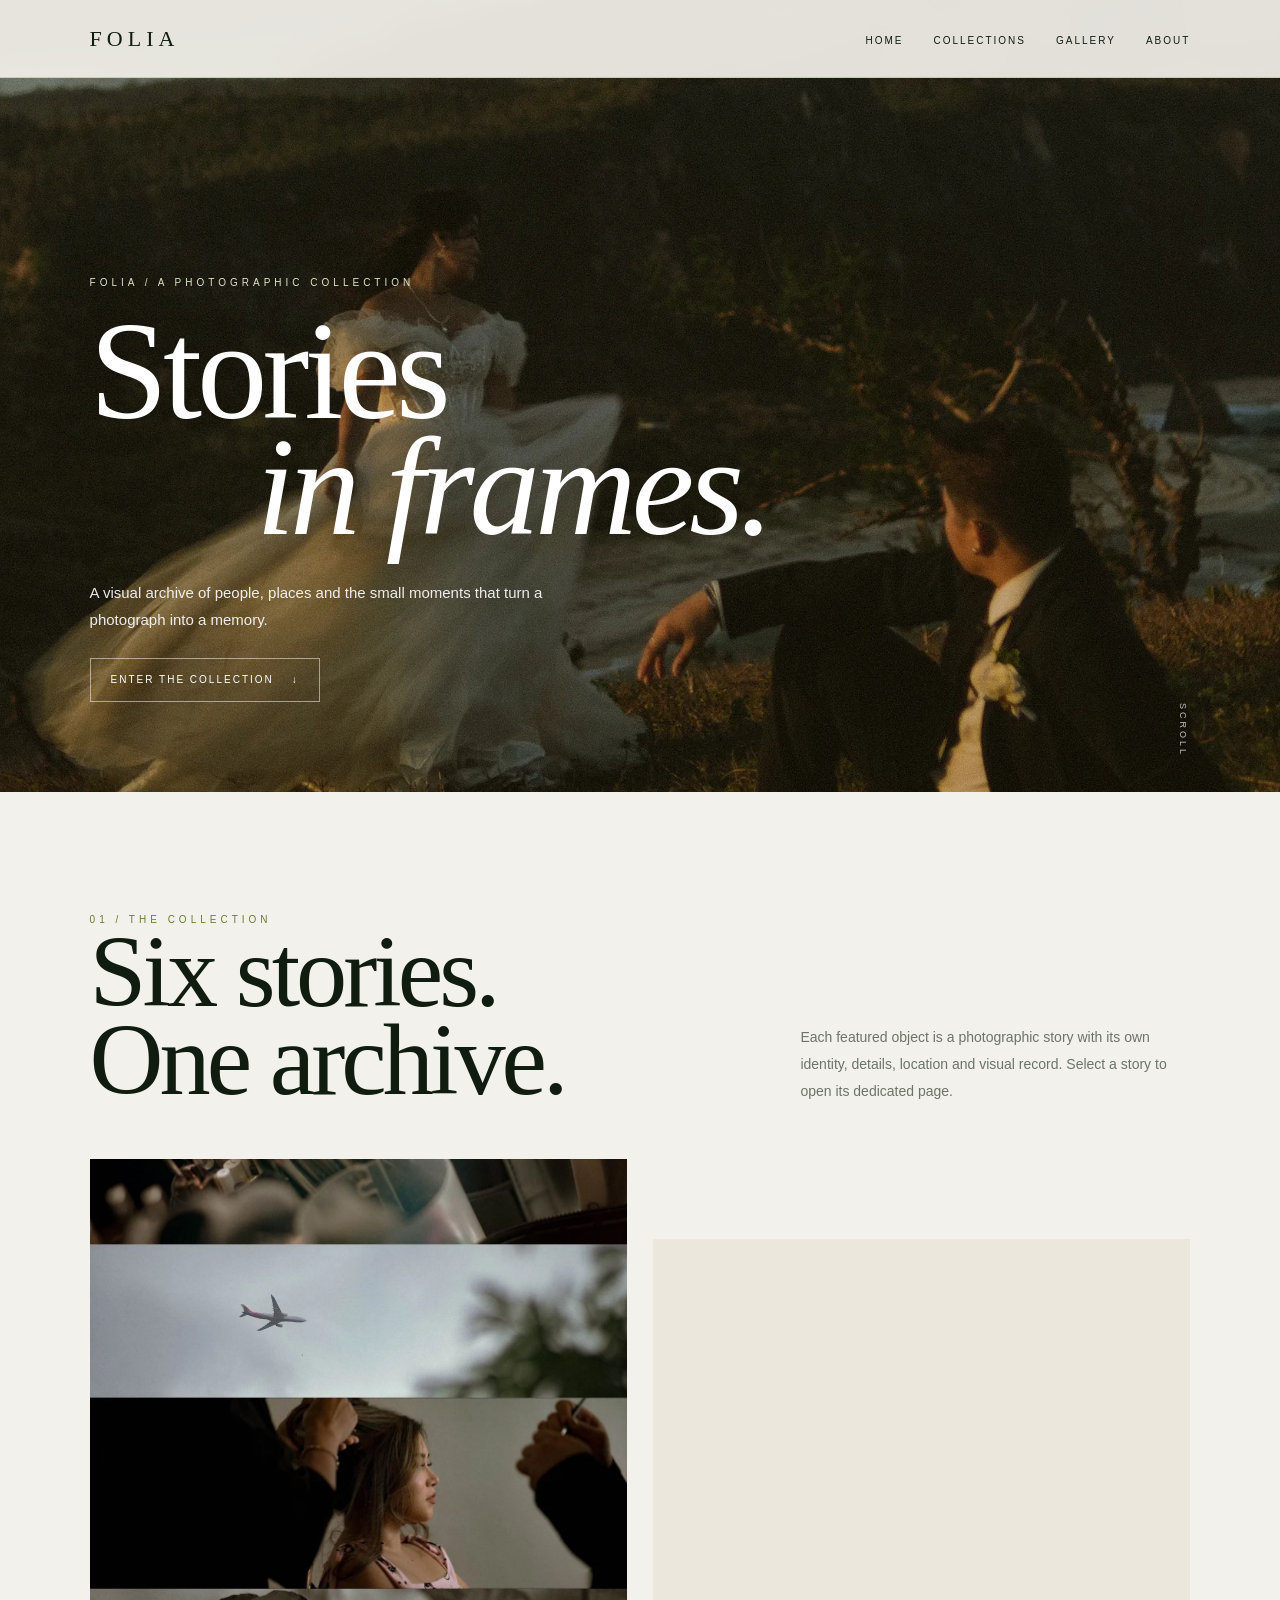
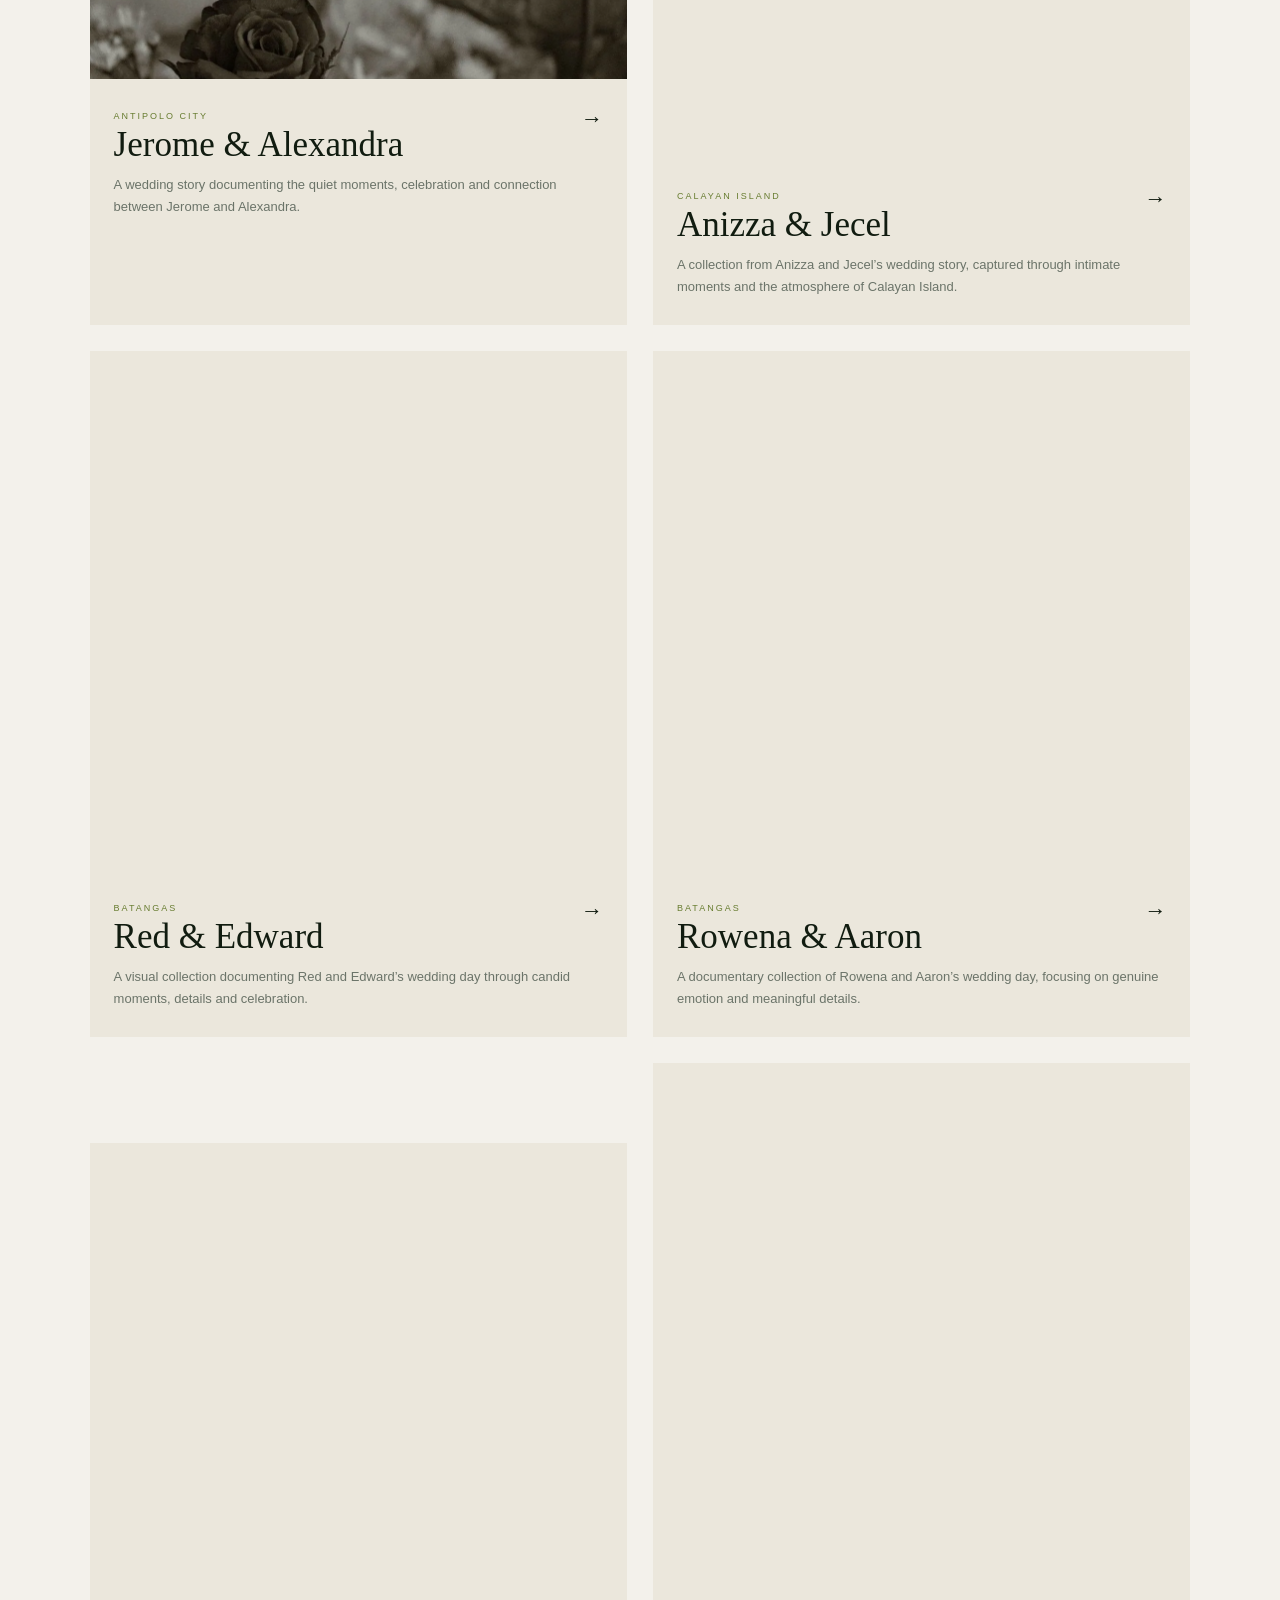
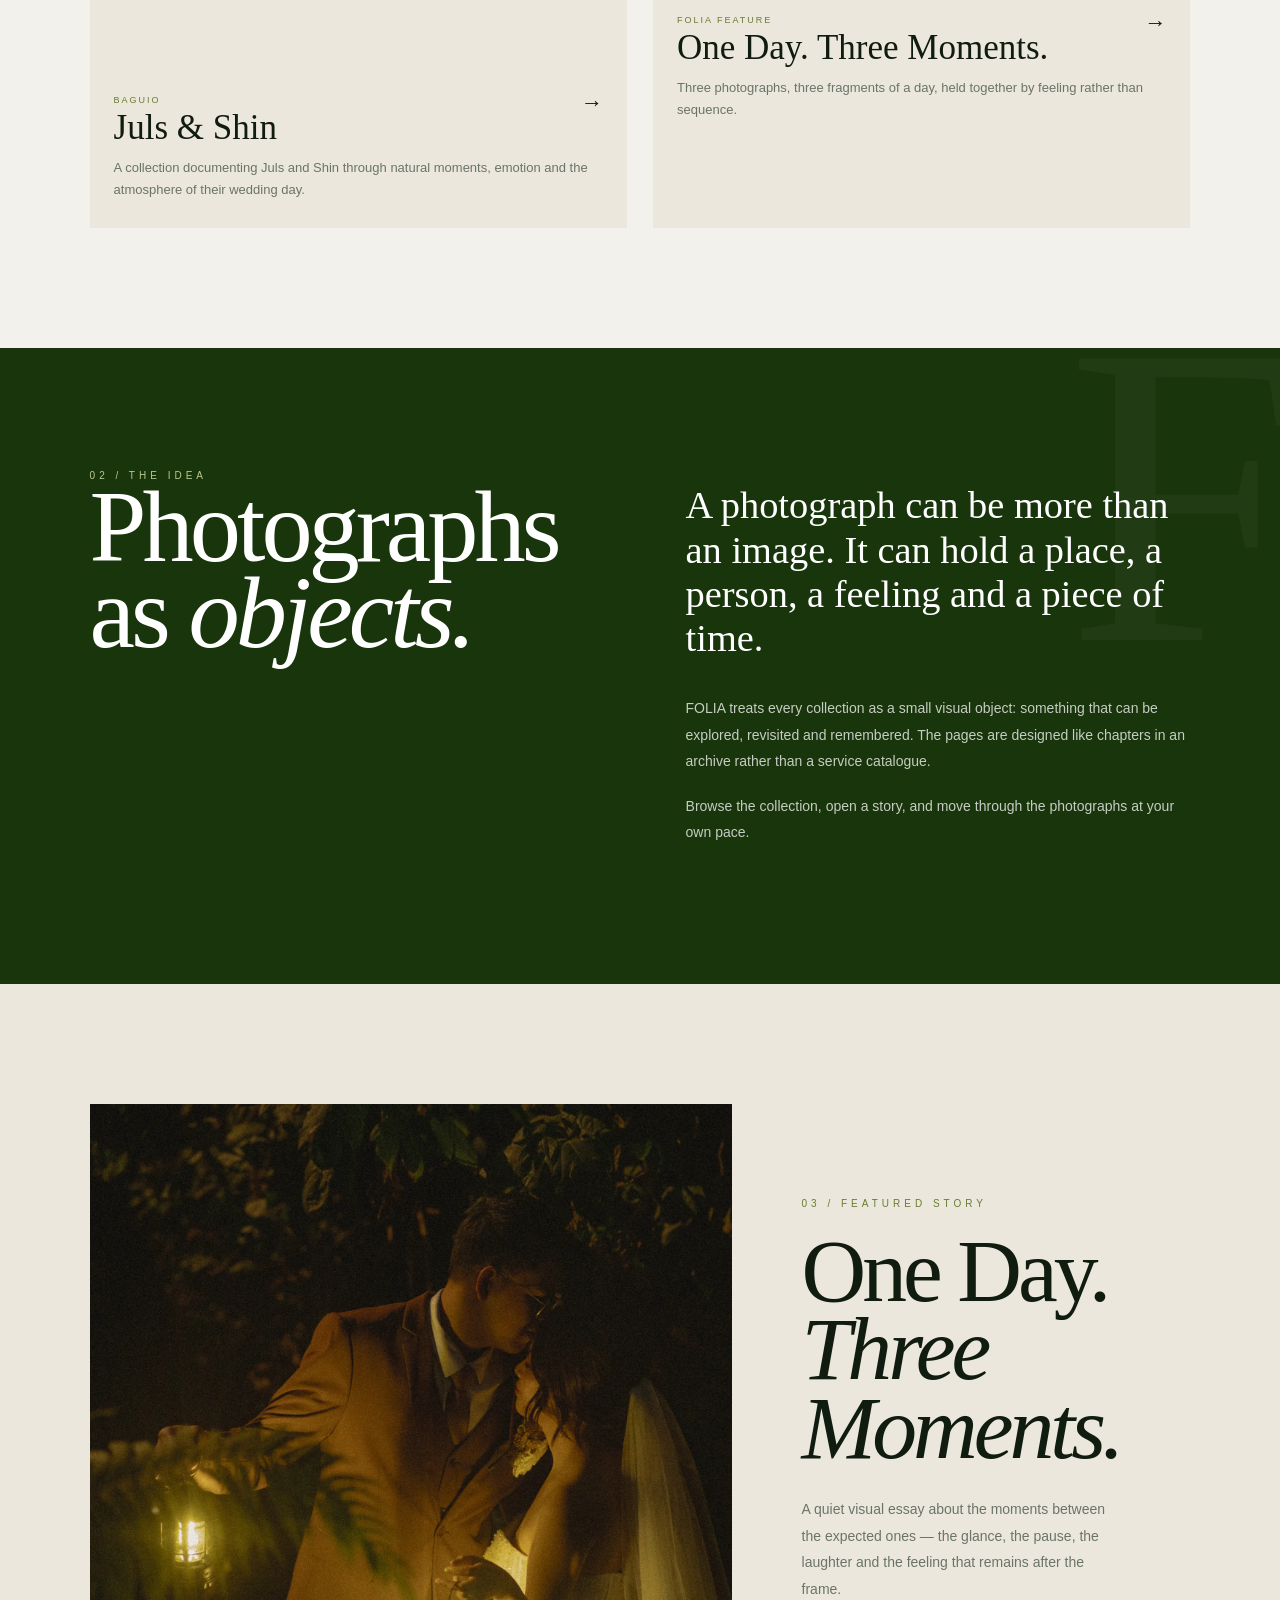
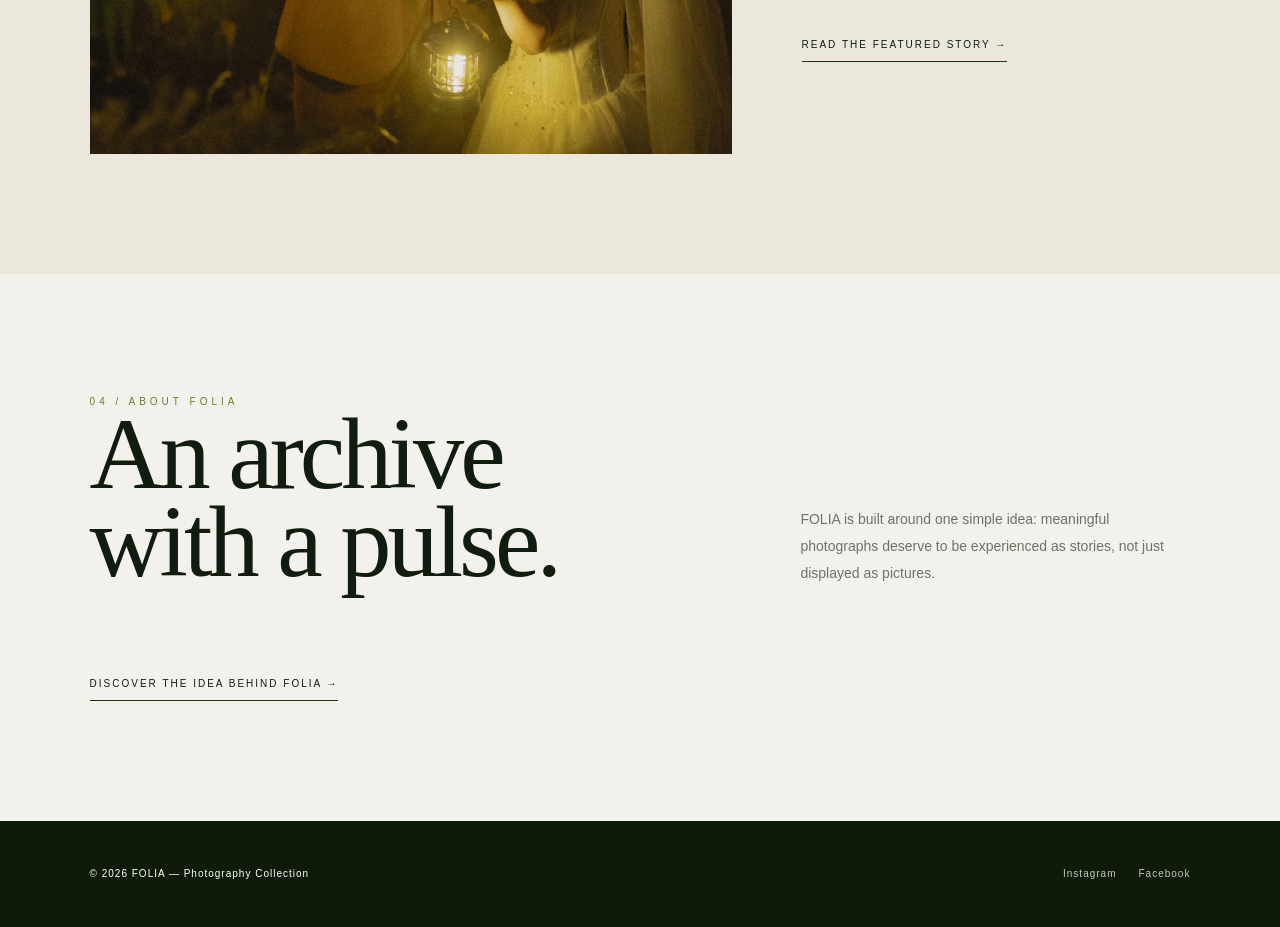
<file: index.html>
<!DOCTYPE html>
<html lang="en">
<head>
<meta charset="UTF-8">
<meta name="viewport" content="width=device-width, initial-scale=1.0">
<title>FOLIA | Photographic Collection</title>
<meta name="description" content="FOLIA is a visual archive of people, places and meaningful moments, presented as photographic stories.">
<meta name="robots" content="index, follow">
<meta name="theme-color" content="#19350c">
<link rel="preload" as="image" href="images/hero.webp">
<link rel="stylesheet" href="style.css">
</head>
<body>

<nav>
  <a href="index.html" class="logo">FOLIA</a>
  <button class="menu-btn" type="button" onclick="toggleMenu()" aria-label="Open navigation" aria-expanded="false" aria-controls="navLinks">☰</button>
  <ul class="nav-links" id="navLinks">
    <li><a href="index.html">Home</a></li>
    <li><a href="collections.html">Collections</a></li>
    <li><a href="gallery.html">Gallery</a></li>
    <li><a href="about.html">About</a></li>
  </ul>
</nav>


<header class="hero">
  <div class="hero-content">
    <div class="eyebrow">FOLIA / A PHOTOGRAPHIC COLLECTION</div>
    <h1>Stories<br><span>in frames.</span></h1>
    <p>A visual archive of people, places and the small moments that turn a photograph into a memory.</p>
    <a class="pill" href="#collection">Enter the collection <span>↓</span></a>
  </div>
  <div class="scroll">Scroll</div>
</header>

<section class="home-section collection" id="collection">
  <div class="section-head">
    <div><div class="label">01 / The Collection</div><h2>Six stories.<br>One archive.</h2></div>
    <p>Each featured object is a photographic story with its own identity, details, location and visual record. Select a story to open its dedicated page.</p>
  </div>
  <div class="object-grid">
<article class="object-card">
  <a href="jerome-alexandra.html" aria-label="Open Jerome & Alexandra collection">
    <div class="object-image"><img src="images/wedding1.webp" alt="Jerome & Alexandra photographic collection" loading="eager" fetchpriority="high" decoding="async" width="1080" height="1350"></div>
    <div class="object-info">
      <div><span class="meta">Antipolo City</span><h3>Jerome & Alexandra</h3></div>
      <span class="card-arrow">→</span>
      <p>A wedding story documenting the quiet moments, celebration and connection between Jerome and Alexandra.</p>
    </div>
  </a>
</article>
<article class="object-card">
  <a href="anizza-jecel.html" aria-label="Open Anizza & Jecel collection">
    <div class="object-image"><img src="images/B5 1.webp" alt="Anizza & Jecel photographic collection" loading="lazy" decoding="async" width="1464" height="2197"></div>
    <div class="object-info">
      <div><span class="meta">Calayan Island</span><h3>Anizza & Jecel</h3></div>
      <span class="card-arrow">→</span>
      <p>A collection from Anizza and Jecel’s wedding story, captured through intimate moments and the atmosphere of Calayan Island.</p>
    </div>
  </a>
</article>
<article class="object-card">
  <a href="red-edward.html" aria-label="Open Red & Edward collection">
    <div class="object-image"><img src="images/wedding6.webp" alt="Red & Edward photographic collection" loading="lazy" decoding="async" width="2200" height="1467"></div>
    <div class="object-info">
      <div><span class="meta">Batangas</span><h3>Red & Edward</h3></div>
      <span class="card-arrow">→</span>
      <p>A visual collection documenting Red and Edward’s wedding day through candid moments, details and celebration.</p>
    </div>
  </a>
</article>
<article class="object-card">
  <a href="rowena-aaron.html" aria-label="Open Rowena & Aaron collection">
    <div class="object-image"><img src="images/wedding12.webp" alt="Rowena & Aaron photographic collection" loading="lazy" decoding="async" width="2200" height="1467"></div>
    <div class="object-info">
      <div><span class="meta">Batangas</span><h3>Rowena & Aaron</h3></div>
      <span class="card-arrow">→</span>
      <p>A documentary collection of Rowena and Aaron’s wedding day, focusing on genuine emotion and meaningful details.</p>
    </div>
  </a>
</article>
<article class="object-card">
  <a href="juls-shin.html" aria-label="Open Juls & Shin collection">
    <div class="object-image"><img src="images/wedding18.webp" alt="Juls & Shin photographic collection" loading="lazy" decoding="async" width="2200" height="1626"></div>
    <div class="object-info">
      <div><span class="meta">Baguio</span><h3>Juls & Shin</h3></div>
      <span class="card-arrow">→</span>
      <p>A collection documenting Juls and Shin through natural moments, emotion and the atmosphere of their wedding day.</p>
    </div>
  </a>
</article>
<article class="object-card">
  <a href="featured-story.html" aria-label="Open One Day. Three Moments. collection">
    <div class="object-image"><img src="images/H1.webp" alt="One Day. Three Moments. photographic collection" loading="lazy" decoding="async" width="1760" height="2200"></div>
    <div class="object-info">
      <div><span class="meta">FOLIA Feature</span><h3>One Day. Three Moments.</h3></div>
      <span class="card-arrow">→</span>
      <p>Three photographs, three fragments of a day, held together by feeling rather than sequence.</p>
    </div>
  </a>
</article></div>
</section>

<section class="home-section approach">
  <div class="approach-grid">
    <div><div class="label">02 / The Idea</div><h2>Photographs<br>as <em>objects.</em></h2></div>
    <div class="approach-copy">
      <p class="lead">A photograph can be more than an image. It can hold a place, a person, a feeling and a piece of time.</p>
      <p>FOLIA treats every collection as a small visual object: something that can be explored, revisited and remembered. The pages are designed like chapters in an archive rather than a service catalogue.</p>
      <p>Browse the collection, open a story, and move through the photographs at your own pace.</p>
    </div>
  </div>
</section>

<section class="home-section featured">
  <div class="featured-grid">
    <div class="featured-image"></div>
    <div class="featured-copy">
      <div class="label">03 / Featured Story</div>
      <h2>One Day.<br><em>Three Moments.</em></h2>
      <p>A quiet visual essay about the moments between the expected ones — the glance, the pause, the laughter and the feeling that remains after the frame.</p>
      <a class="text-link" href="featured-story.html">Read the featured story →</a>
    </div>
  </div>
</section>

<section class="home-section" id="about">
  <div class="section-head">
    <div><div class="label">04 / About FOLIA</div><h2>An archive<br>with a pulse.</h2></div>
    <p>FOLIA is built around one simple idea: meaningful photographs deserve to be experienced as stories, not just displayed as pictures.</p>
  </div>
  <a class="text-link" href="about.html">Discover the idea behind FOLIA →</a>
</section>


<footer>
  <p>© 2026 FOLIA — Photography Collection</p>
  <div class="socials">
    <a href="https://www.instagram.com/krisalubia/" target="_blank" rel="noopener">Instagram</a>
    <a href="https://www.facebook.com/profile.php?id=61570940212125" target="_blank" rel="noopener">Facebook</a>
  </div>
</footer>


<script>
function toggleMenu(){const nav=document.getElementById("navLinks"),btn=document.querySelector(".menu-btn"),open=nav.classList.toggle("active");btn.setAttribute("aria-expanded",String(open));}
document.querySelectorAll(".nav-links a").forEach(a=>a.addEventListener("click",()=>{document.getElementById("navLinks").classList.remove("active");document.querySelector(".menu-btn").setAttribute("aria-expanded","false");}));
</script>

</body>
</html>
</file>
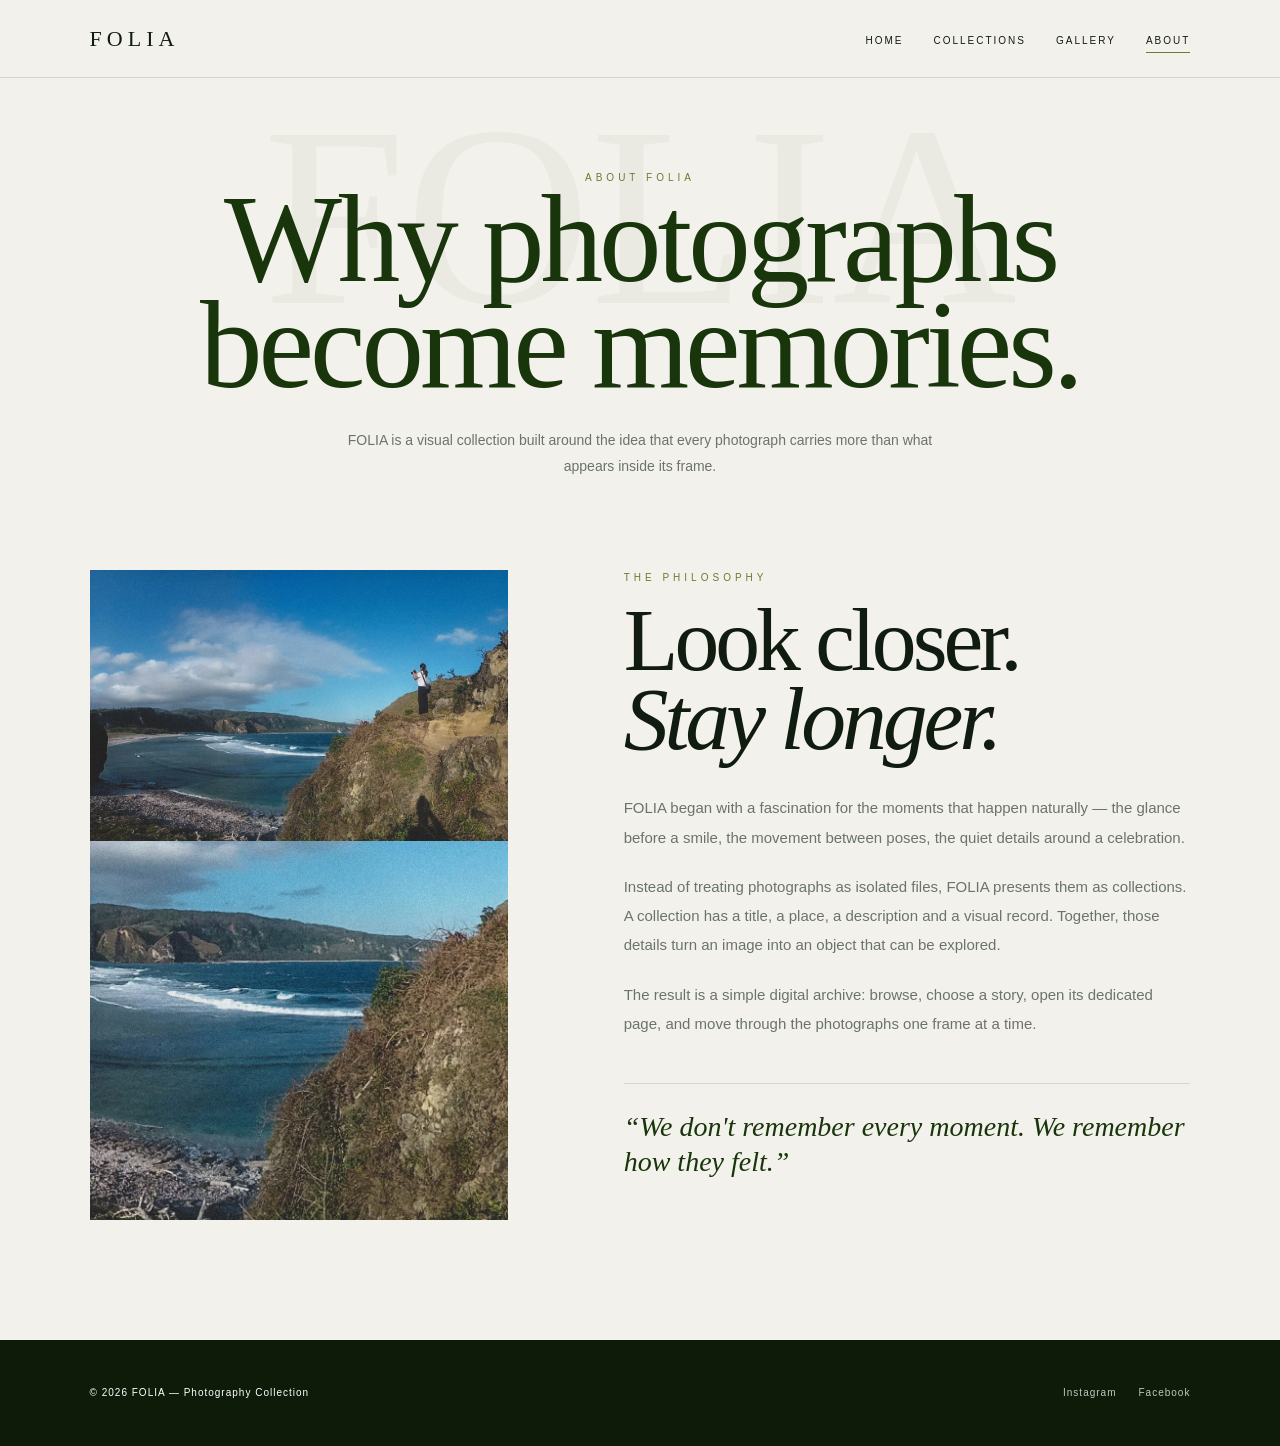
<file: about.html>
<!DOCTYPE html>
<html lang="en">
<head>
<meta charset="UTF-8">
<meta name="viewport" content="width=device-width, initial-scale=1.0">
<title>About FOLIA | Photography Collection</title>
<meta name="description" content="Learn about FOLIA, a photographic archive built around the idea that photographs can be experienced as stories and memories.">
<meta name="robots" content="index, follow">
<meta name="theme-color" content="#19350c">
<link rel="stylesheet" href="style.css">
</head>
<body>

<nav>
  <a href="index.html" class="logo">FOLIA</a>
  <button class="menu-btn" type="button" onclick="toggleMenu()" aria-label="Open navigation" aria-expanded="false" aria-controls="navLinks">☰</button>
  <ul class="nav-links" id="navLinks">
    <li><a href="index.html">Home</a></li>
    <li><a href="collections.html">Collections</a></li>
    <li><a href="gallery.html">Gallery</a></li>
    <li><a href="about.html" class="active" aria-current="page">About</a></li>
  </ul>
</nav>


<header class="page-header">
  <div class="label">ABOUT FOLIA</div>
  <h1>Why photographs<br>become memories.</h1>
  <p>FOLIA is a visual collection built around the idea that every photograph carries more than what appears inside its frame.</p>
</header>
<main class="page-main">
  <div class="about-layout">
    <div class="about-image"><img src="images/about1.webp" alt="FOLIA photographic work" loading="eager" fetchpriority="high" decoding="async" width="2048" height="1328"></div>
    <div class="about-copy">
      <div class="label">The philosophy</div>
      <h2>Look closer.<br><em>Stay longer.</em></h2>
      <p>FOLIA began with a fascination for the moments that happen naturally — the glance before a smile, the movement between poses, the quiet details around a celebration.</p>
      <p>Instead of treating photographs as isolated files, FOLIA presents them as collections. A collection has a title, a place, a description and a visual record. Together, those details turn an image into an object that can be explored.</p>
      <p>The result is a simple digital archive: browse, choose a story, open its dedicated page, and move through the photographs one frame at a time.</p>
      <div class="about-note">“We don't remember every moment. We remember how they felt.”</div>
    </div>
  </div>
</main>


<footer>
  <p>© 2026 FOLIA — Photography Collection</p>
  <div class="socials">
    <a href="https://www.instagram.com/krisalubia/" target="_blank" rel="noopener">Instagram</a>
    <a href="https://www.facebook.com/profile.php?id=61570940212125" target="_blank" rel="noopener">Facebook</a>
  </div>
</footer>


<script>
function toggleMenu(){const nav=document.getElementById("navLinks"),btn=document.querySelector(".menu-btn"),open=nav.classList.toggle("active");btn.setAttribute("aria-expanded",String(open));}
document.querySelectorAll(".nav-links a").forEach(a=>a.addEventListener("click",()=>{document.getElementById("navLinks").classList.remove("active");document.querySelector(".menu-btn").setAttribute("aria-expanded","false");}));
</script>

</body>
</html>
</file>
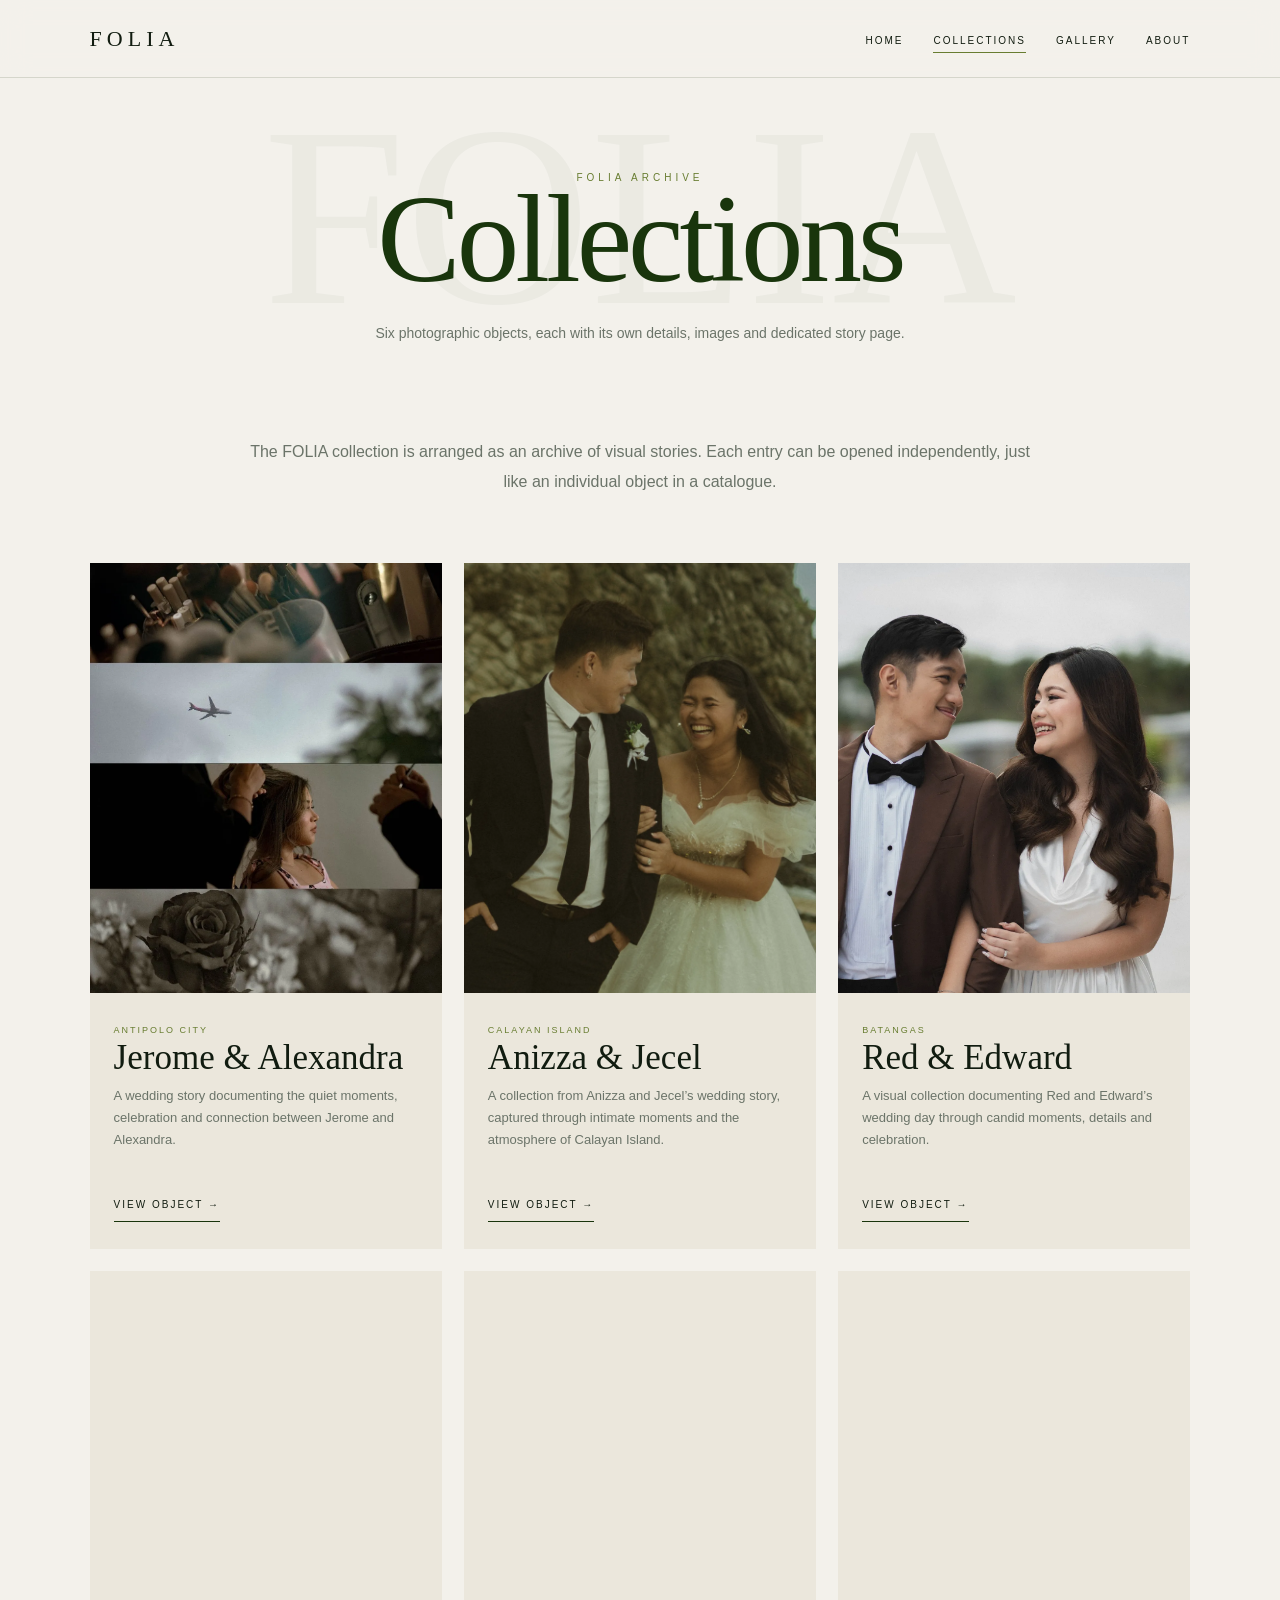
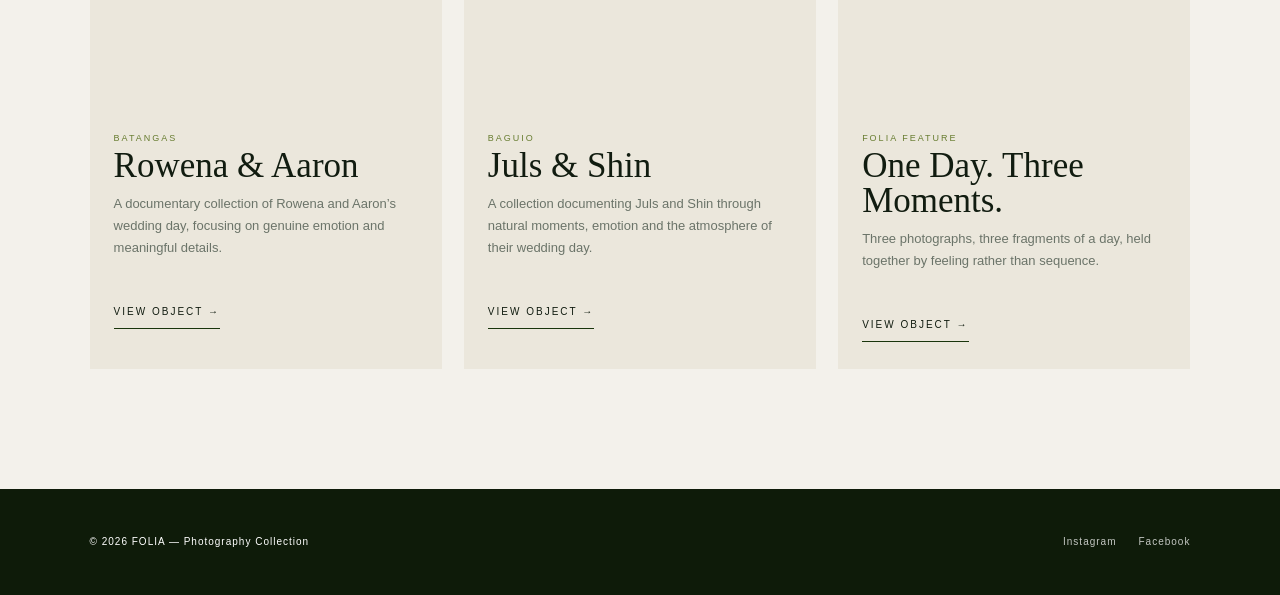
<file: collections.html>
<!DOCTYPE html>
<html lang="en">
<head>
<meta charset="UTF-8">
<meta name="viewport" content="width=device-width, initial-scale=1.0">
<title>Collections | FOLIA</title>
<meta name="description" content="Explore FOLIA photographic collections, each presented as an individual visual story with its own images and details.">
<meta name="robots" content="index, follow">
<meta name="theme-color" content="#19350c">
<link rel="stylesheet" href="style.css">
</head>
<body>

<nav>
  <a href="index.html" class="logo">FOLIA</a>
  <button class="menu-btn" type="button" onclick="toggleMenu()" aria-label="Open navigation" aria-expanded="false" aria-controls="navLinks">☰</button>
  <ul class="nav-links" id="navLinks">
    <li><a href="index.html">Home</a></li>
    <li><a href="collections.html" class="active" aria-current="page">Collections</a></li>
    <li><a href="gallery.html">Gallery</a></li>
    <li><a href="about.html">About</a></li>
  </ul>
</nav>


<header class="page-header">
  <div class="label">FOLIA ARCHIVE</div>
  <h1>Collections</h1>
  <p>Six photographic objects, each with its own details, images and dedicated story page.</p>
</header>
<main class="page-main">
  <p class="collection-intro">The FOLIA collection is arranged as an archive of visual stories. Each entry can be opened independently, just like an individual object in a catalogue.</p>
  <div class="archive-grid">
<article class="archive-card">
<a href="jerome-alexandra.html">
  <div class="object-image"><img src="images/wedding1.webp" alt="Jerome & Alexandra" loading="eager" fetchpriority="high" decoding="async" width="1080" height="1350"></div>
  <div class="object-info">
    <span class="meta">Antipolo City</span>
    <h3>Jerome & Alexandra</h3>
    <p>A wedding story documenting the quiet moments, celebration and connection between Jerome and Alexandra.</p>
    <span class="text-link">View object →</span>
  </div>
</a>
</article>
<article class="archive-card">
<a href="anizza-jecel.html">
  <div class="object-image"><img src="images/B5 1.webp" alt="Anizza & Jecel" loading="lazy" decoding="async" width="1464" height="2197"></div>
  <div class="object-info">
    <span class="meta">Calayan Island</span>
    <h3>Anizza & Jecel</h3>
    <p>A collection from Anizza and Jecel’s wedding story, captured through intimate moments and the atmosphere of Calayan Island.</p>
    <span class="text-link">View object →</span>
  </div>
</a>
</article>
<article class="archive-card">
<a href="red-edward.html">
  <div class="object-image"><img src="images/wedding6.webp" alt="Red & Edward" loading="lazy" decoding="async" width="2200" height="1467"></div>
  <div class="object-info">
    <span class="meta">Batangas</span>
    <h3>Red & Edward</h3>
    <p>A visual collection documenting Red and Edward’s wedding day through candid moments, details and celebration.</p>
    <span class="text-link">View object →</span>
  </div>
</a>
</article>
<article class="archive-card">
<a href="rowena-aaron.html">
  <div class="object-image"><img src="images/wedding12.webp" alt="Rowena & Aaron" loading="lazy" decoding="async" width="2200" height="1467"></div>
  <div class="object-info">
    <span class="meta">Batangas</span>
    <h3>Rowena & Aaron</h3>
    <p>A documentary collection of Rowena and Aaron’s wedding day, focusing on genuine emotion and meaningful details.</p>
    <span class="text-link">View object →</span>
  </div>
</a>
</article>
<article class="archive-card">
<a href="juls-shin.html">
  <div class="object-image"><img src="images/wedding18.webp" alt="Juls & Shin" loading="lazy" decoding="async" width="2200" height="1626"></div>
  <div class="object-info">
    <span class="meta">Baguio</span>
    <h3>Juls & Shin</h3>
    <p>A collection documenting Juls and Shin through natural moments, emotion and the atmosphere of their wedding day.</p>
    <span class="text-link">View object →</span>
  </div>
</a>
</article>
<article class="archive-card">
<a href="featured-story.html">
  <div class="object-image"><img src="images/H1.webp" alt="One Day. Three Moments." loading="lazy" decoding="async" width="1760" height="2200"></div>
  <div class="object-info">
    <span class="meta">FOLIA Feature</span>
    <h3>One Day. Three Moments.</h3>
    <p>Three photographs, three fragments of a day, held together by feeling rather than sequence.</p>
    <span class="text-link">View object →</span>
  </div>
</a>
</article></div>
</main>


<footer>
  <p>© 2026 FOLIA — Photography Collection</p>
  <div class="socials">
    <a href="https://www.instagram.com/krisalubia/" target="_blank" rel="noopener">Instagram</a>
    <a href="https://www.facebook.com/profile.php?id=61570940212125" target="_blank" rel="noopener">Facebook</a>
  </div>
</footer>


<script>
function toggleMenu(){const nav=document.getElementById("navLinks"),btn=document.querySelector(".menu-btn"),open=nav.classList.toggle("active");btn.setAttribute("aria-expanded",String(open));}
document.querySelectorAll(".nav-links a").forEach(a=>a.addEventListener("click",()=>{document.getElementById("navLinks").classList.remove("active");document.querySelector(".menu-btn").setAttribute("aria-expanded","false");}));
</script>

</body>
</html>
</file>
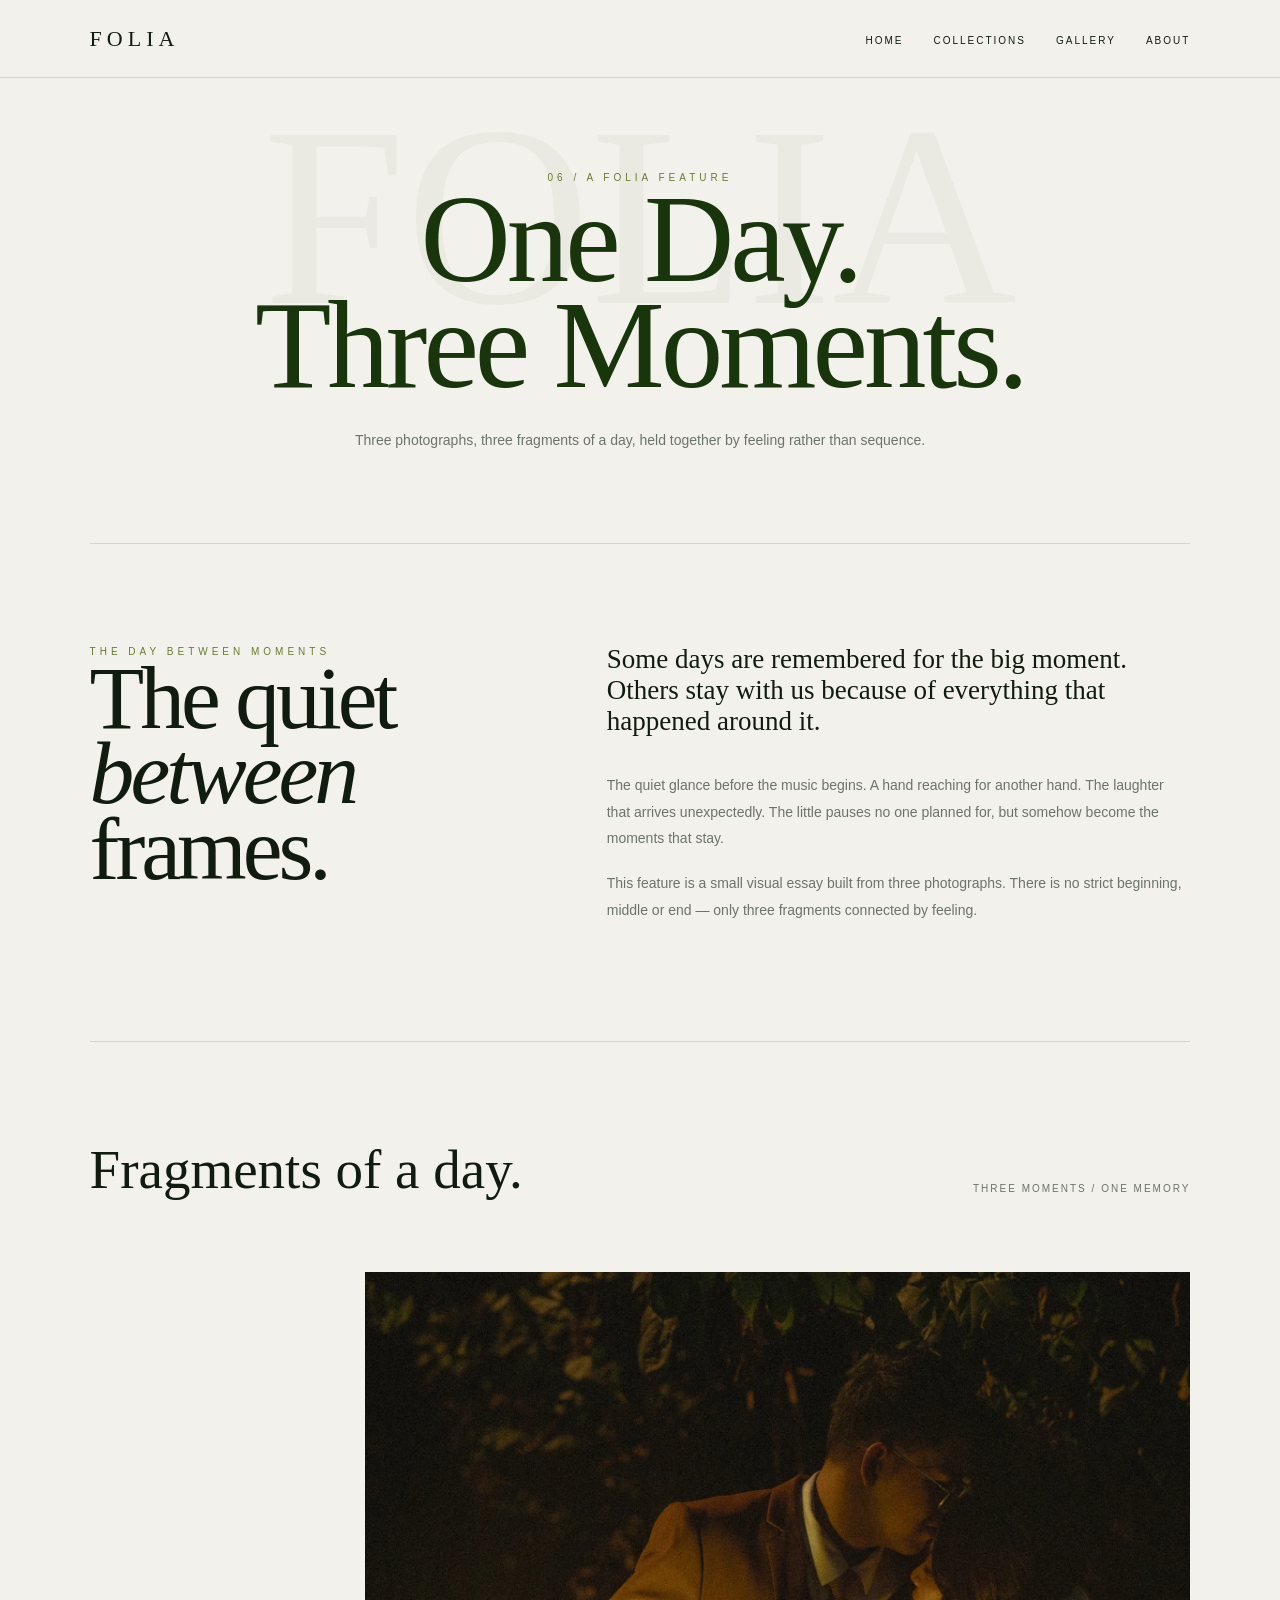
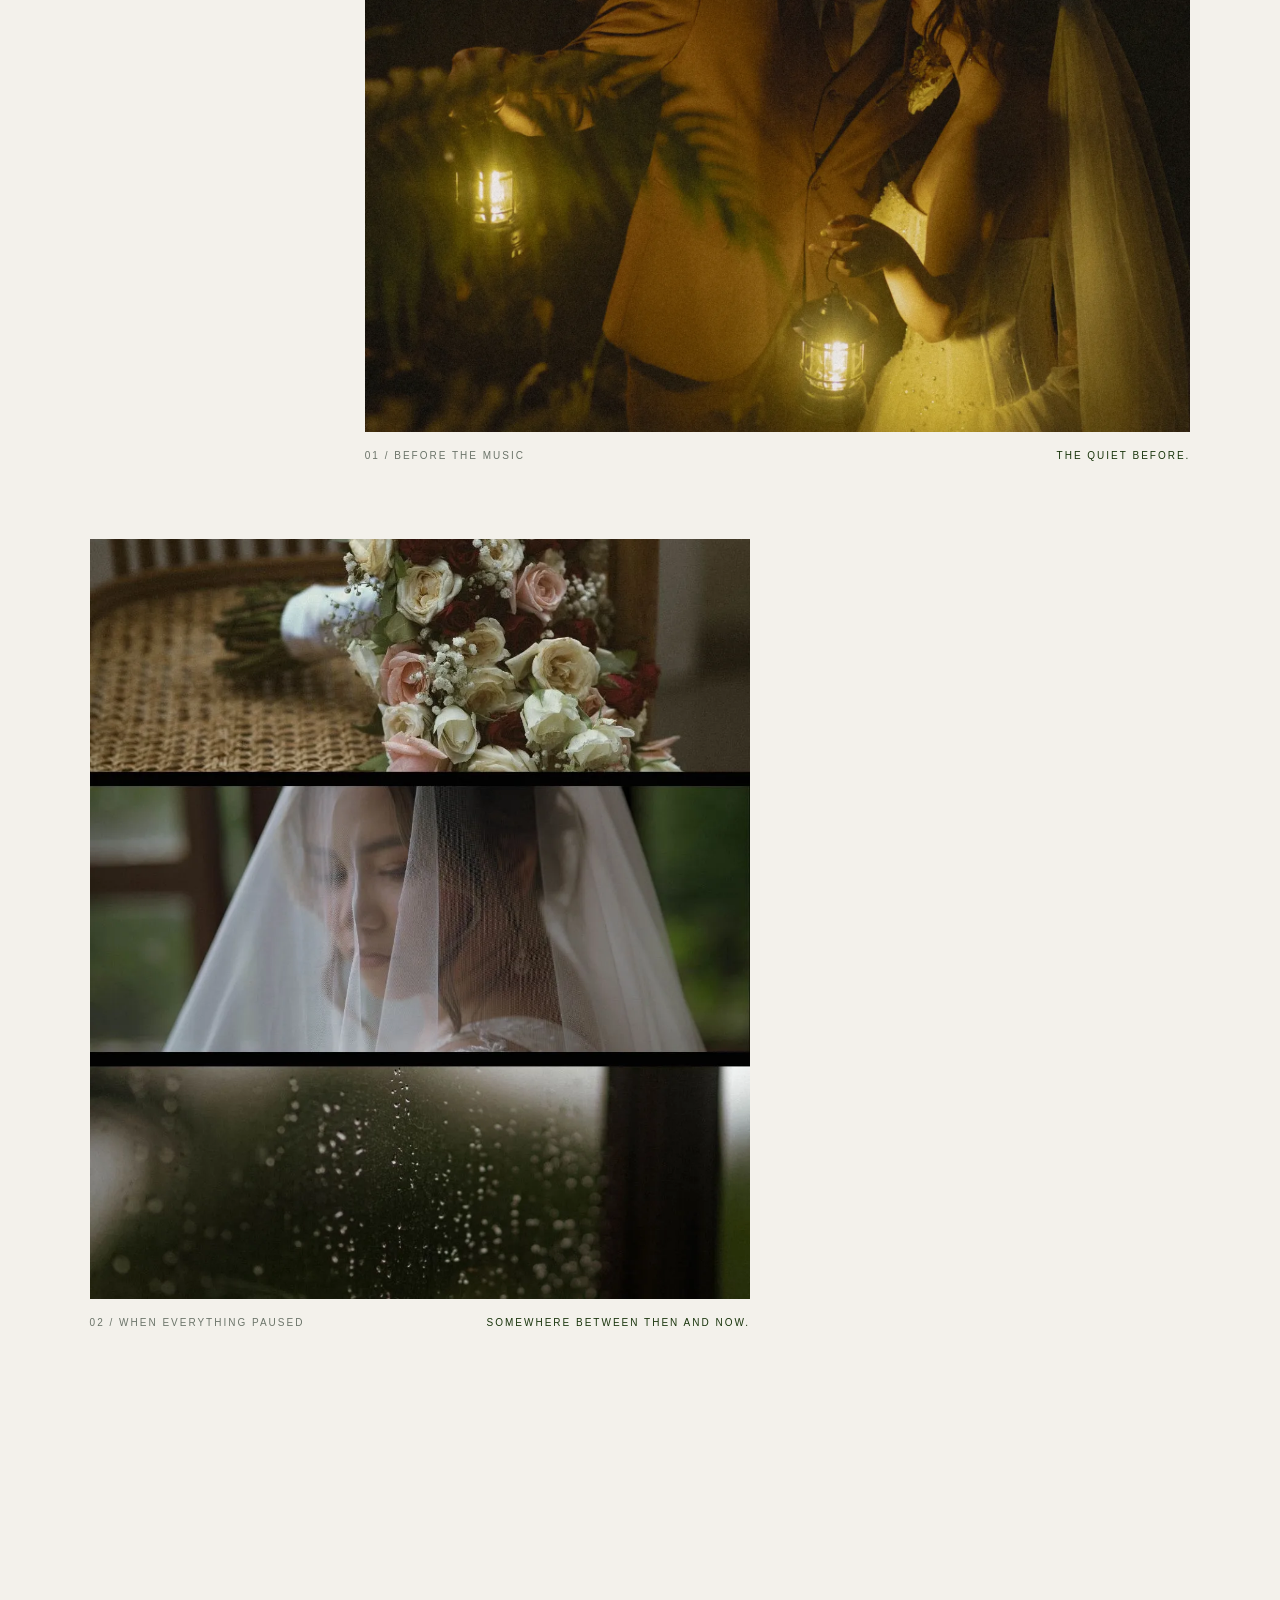
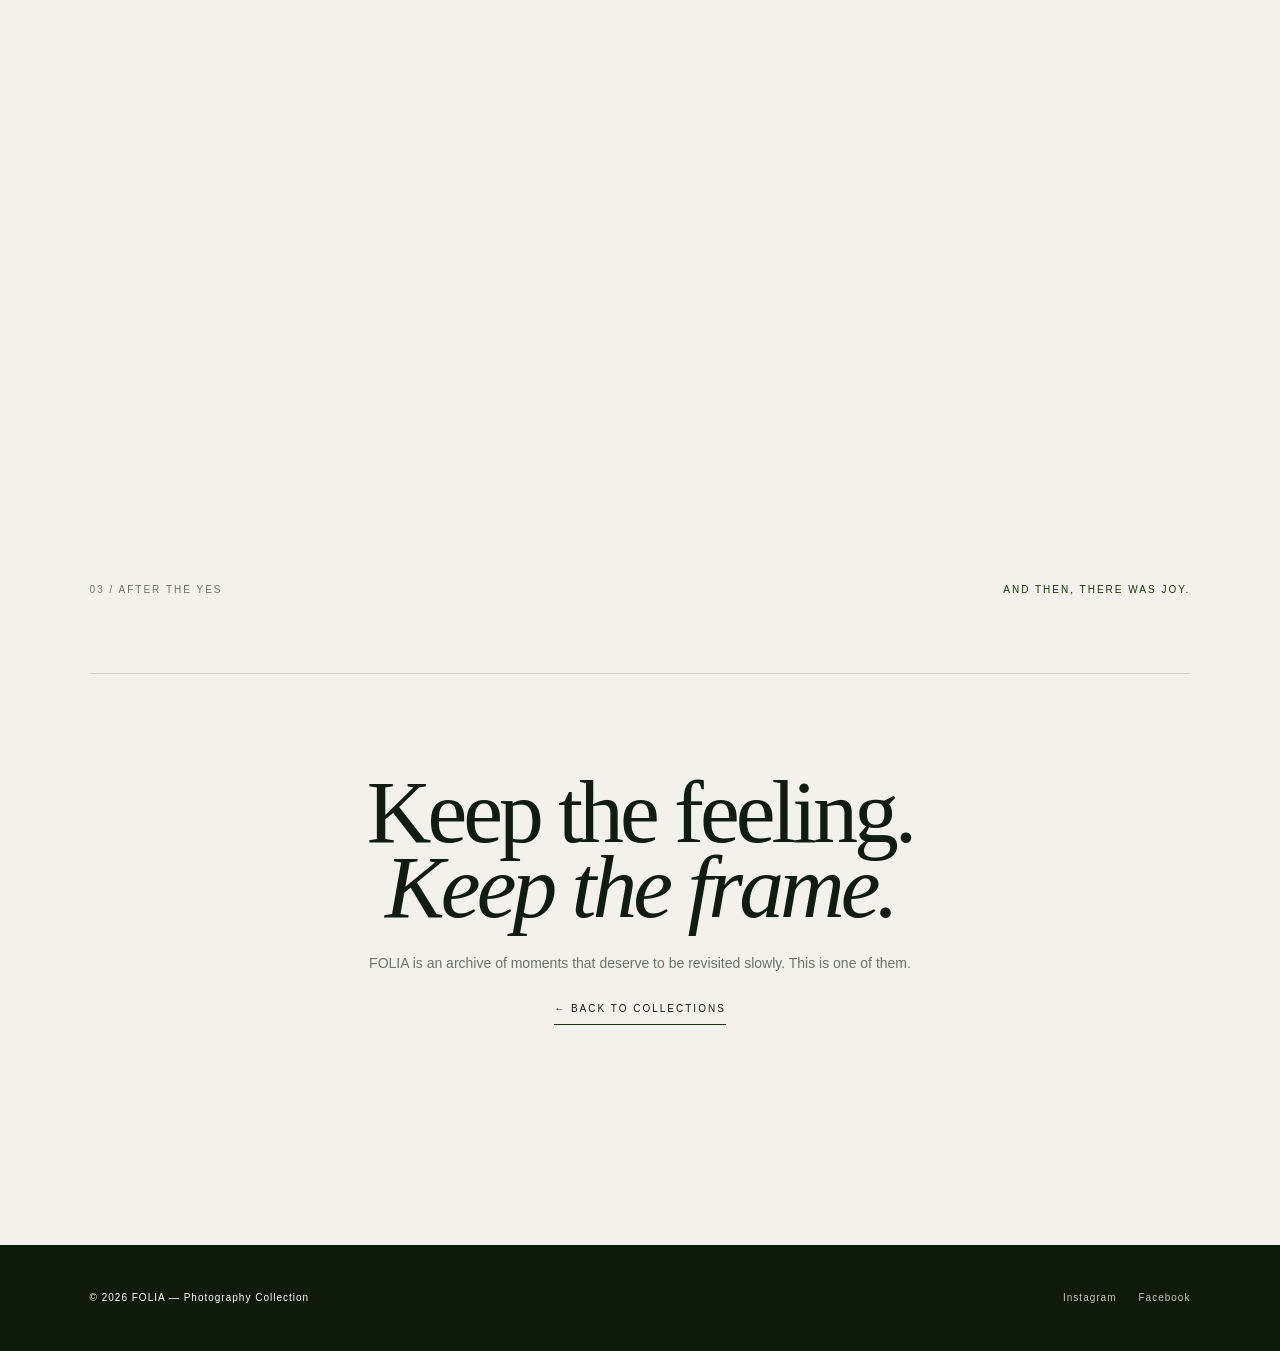
<file: featured-story.html>
<!DOCTYPE html>
<html lang="en">
<head>
<meta charset="UTF-8">
<meta name="viewport" content="width=device-width, initial-scale=1.0">
<title>One Day. Three Moments. | FOLIA</title>
<meta name="description" content="A FOLIA visual essay about three photographic moments connected by feeling, memory and atmosphere.">
<meta name="robots" content="index, follow">
<meta name="theme-color" content="#19350c">
<link rel="stylesheet" href="style.css">
</head>
<body>

<nav>
  <a href="index.html" class="logo">FOLIA</a>
  <button class="menu-btn" type="button" onclick="toggleMenu()" aria-label="Open navigation" aria-expanded="false" aria-controls="navLinks">☰</button>
  <ul class="nav-links" id="navLinks">
    <li><a href="index.html">Home</a></li>
    <li><a href="collections.html">Collections</a></li>
    <li><a href="gallery.html">Gallery</a></li>
    <li><a href="about.html">About</a></li>
  </ul>
</nav>


<header class="page-header">
  <div class="label">06 / A FOLIA FEATURE</div>
  <h1>One Day.<br>Three Moments.</h1>
  <p>Three photographs, three fragments of a day, held together by feeling rather than sequence.</p>
</header>
<main class="feature-story">
<section class="story-intro">
  <div class="story-intro-grid">
    <div><div class="label">The Day Between Moments</div><h2>The quiet<br><em>between</em><br>frames.</h2></div>
    <div class="story-copy">
      <p class="lead">Some days are remembered for the big moment. Others stay with us because of everything that happened around it.</p>
      <p>The quiet glance before the music begins. A hand reaching for another hand. The laughter that arrives unexpectedly. The little pauses no one planned for, but somehow become the moments that stay.</p>
      <p>This feature is a small visual essay built from three photographs. There is no strict beginning, middle or end — only three fragments connected by feeling.</p>
    </div>
  </div>
</section>
<section class="story-gallery">
  <div class="category-heading"><h2>Fragments of a day.</h2><p>Three moments / One memory</p></div>
  <article class="story-photo">
    <img src="images/H1.webp" alt="Featured story — the quiet before" loading="eager" fetchpriority="high" decoding="async" width="1760" height="2200">
    <div class="story-caption"><span>01 / Before the music</span><strong>The quiet before.</strong></div>
  </article>
  <article class="story-photo">
    <img src="images/H2.webp" alt="Featured story — when everything paused" loading="lazy" decoding="async" width="1080" height="1350">
    <div class="story-caption"><span>02 / When everything paused</span><strong>Somewhere between then and now.</strong></div>
  </article>
  <article class="story-photo">
    <img src="images/H3.webp" alt="Featured story — after the yes" loading="lazy" decoding="async" width="1650" height="2200">
    <div class="story-caption"><span>03 / After the yes</span><strong>And then, there was joy.</strong></div>
  </article>
</section>
<section class="story-ending">
  <h2>Keep the feeling.<br><em>Keep the frame.</em></h2>
  <p>FOLIA is an archive of moments that deserve to be revisited slowly. This is one of them.</p>
  <a class="back-link" href="collections.html">← Back to Collections</a>
</section>
</main>


<footer>
  <p>© 2026 FOLIA — Photography Collection</p>
  <div class="socials">
    <a href="https://www.instagram.com/krisalubia/" target="_blank" rel="noopener">Instagram</a>
    <a href="https://www.facebook.com/profile.php?id=61570940212125" target="_blank" rel="noopener">Facebook</a>
  </div>
</footer>


<script>
function toggleMenu(){const nav=document.getElementById("navLinks"),btn=document.querySelector(".menu-btn"),open=nav.classList.toggle("active");btn.setAttribute("aria-expanded",String(open));}
document.querySelectorAll(".nav-links a").forEach(a=>a.addEventListener("click",()=>{document.getElementById("navLinks").classList.remove("active");document.querySelector(".menu-btn").setAttribute("aria-expanded","false");}));
</script>

</body>
</html>
</file>
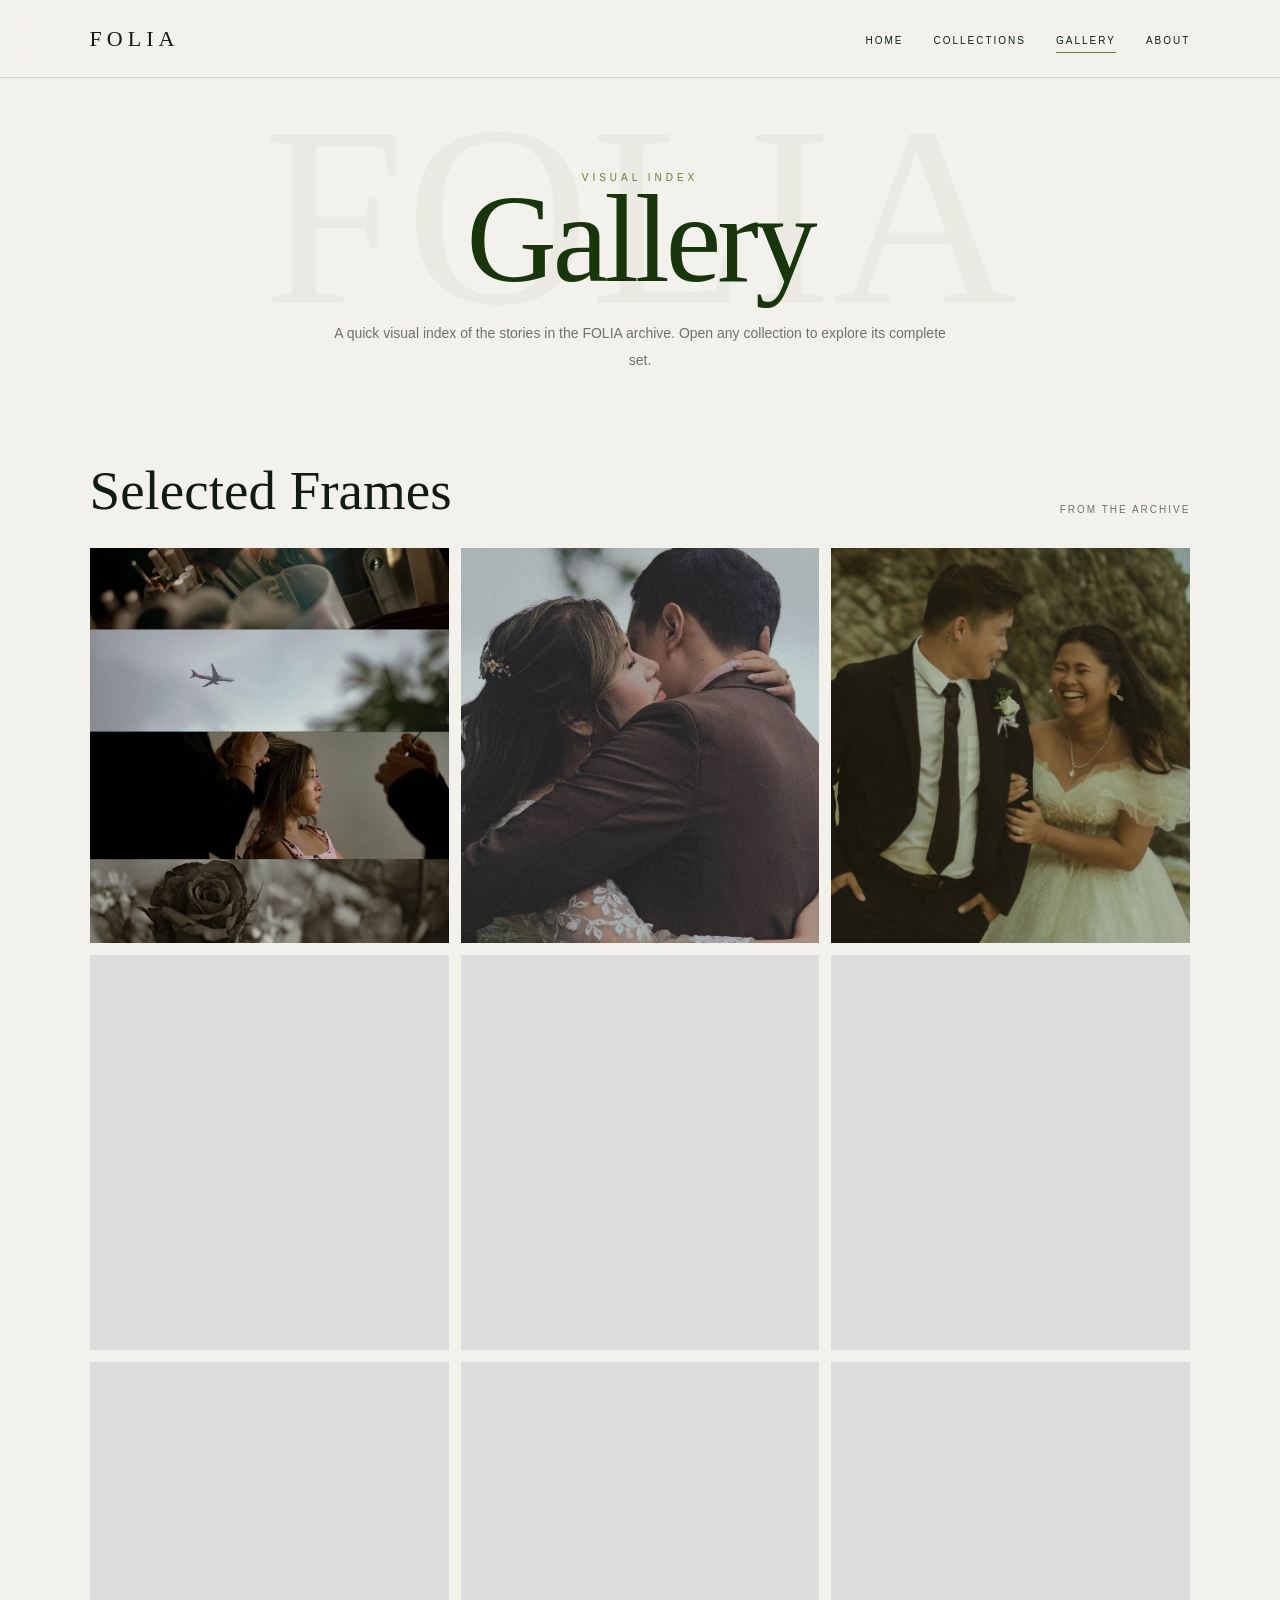
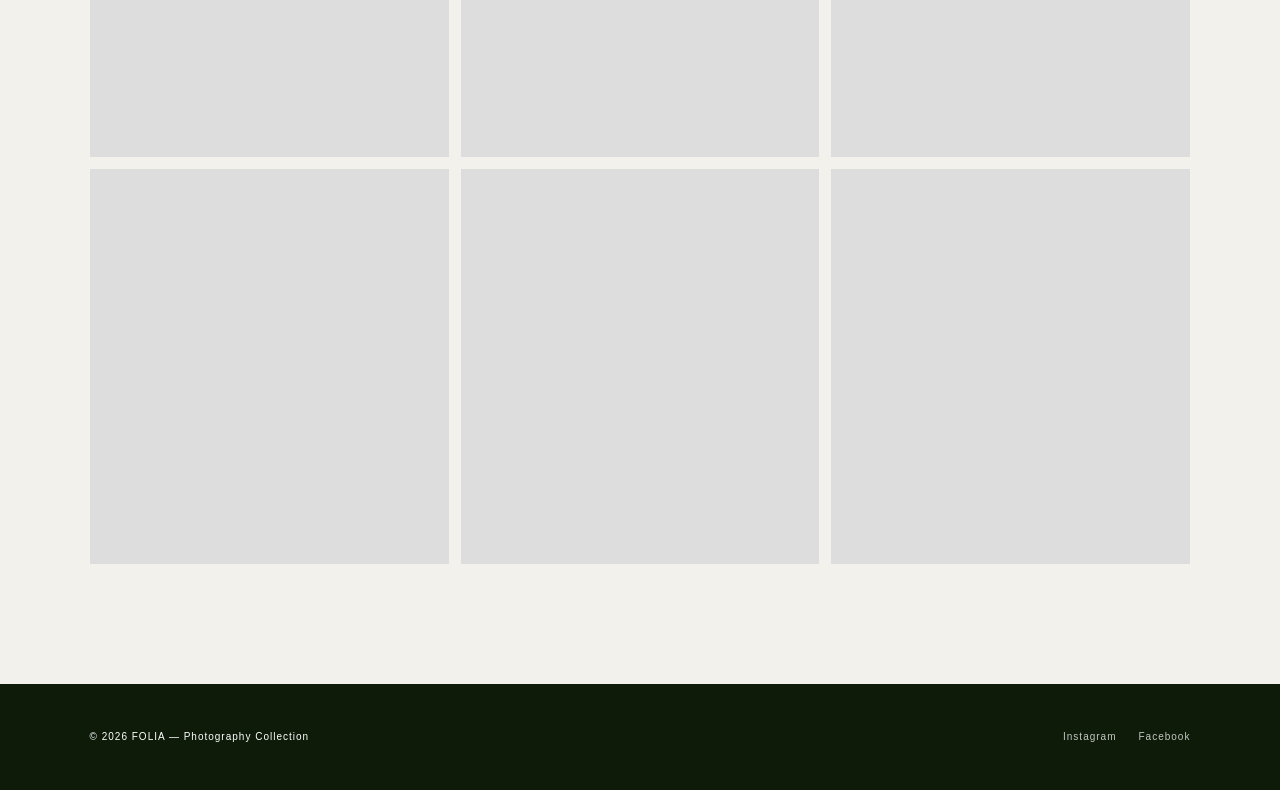
<file: gallery.html>
<!DOCTYPE html>
<html lang="en">
<head>
<meta charset="UTF-8">
<meta name="viewport" content="width=device-width, initial-scale=1.0">
<title>Gallery | FOLIA</title>
<meta name="description" content="Browse selected frames from the FOLIA archive and open each photograph collection to explore its story.">
<meta name="robots" content="index, follow">
<meta name="theme-color" content="#19350c">
<link rel="stylesheet" href="style.css">
</head>
<body>

<nav>
  <a href="index.html" class="logo">FOLIA</a>
  <button class="menu-btn" type="button" onclick="toggleMenu()" aria-label="Open navigation" aria-expanded="false" aria-controls="navLinks">☰</button>
  <ul class="nav-links" id="navLinks">
    <li><a href="index.html">Home</a></li>
    <li><a href="collections.html">Collections</a></li>
    <li><a href="gallery.html" class="active" aria-current="page">Gallery</a></li>
    <li><a href="about.html">About</a></li>
  </ul>
</nav>


<header class="page-header">
  <div class="label">VISUAL INDEX</div>
  <h1>Gallery</h1>
  <p>A quick visual index of the stories in the FOLIA archive. Open any collection to explore its complete set.</p>
</header>
<main class="page-main">
  <div class="category-heading"><h2>Selected Frames</h2><p>From the archive</p></div>
  <div class="photo-grid">
<a class="photo" href="jerome-alexandra.html"><img src="images/wedding1.webp" alt="Jerome & Alexandra — selected photograph" loading="eager" fetchpriority="high" decoding="async" width="1080" height="1350"></a>
<a class="photo" href="jerome-alexandra.html"><img src="images/wedding2.webp" alt="Jerome & Alexandra — selected photograph" loading="lazy" decoding="async" width="1080" height="1350"></a>
<a class="photo" href="anizza-jecel.html"><img src="images/B5 1.webp" alt="Anizza & Jecel — selected photograph" loading="lazy" decoding="async" width="1464" height="2197"></a>
<a class="photo" href="anizza-jecel.html"><img src="images/B5 2.webp" alt="Anizza & Jecel — selected photograph" loading="lazy" decoding="async" width="1571" height="2200"></a>
<a class="photo" href="red-edward.html"><img src="images/wedding6.webp" alt="Red & Edward — selected photograph" loading="lazy" decoding="async" width="2200" height="1467"></a>
<a class="photo" href="red-edward.html"><img src="images/wedding7.webp" alt="Red & Edward — selected photograph" loading="lazy" decoding="async" width="2200" height="1467"></a>
<a class="photo" href="rowena-aaron.html"><img src="images/wedding12.webp" alt="Rowena & Aaron — selected photograph" loading="lazy" decoding="async" width="2200" height="1467"></a>
<a class="photo" href="rowena-aaron.html"><img src="images/wedding13.webp" alt="Rowena & Aaron — selected photograph" loading="lazy" decoding="async" width="1848" height="2400"></a>
<a class="photo" href="juls-shin.html"><img src="images/wedding18.webp" alt="Juls & Shin — selected photograph" loading="lazy" decoding="async" width="2200" height="1626"></a>
<a class="photo" href="juls-shin.html"><img src="images/wedding19.webp" alt="Juls & Shin — selected photograph" loading="lazy" decoding="async" width="2084" height="2400"></a>
<a class="photo" href="featured-story.html"><img src="images/H1.webp" alt="One Day. Three Moments. — selected photograph" loading="lazy" decoding="async" width="1760" height="2200"></a>
<a class="photo" href="featured-story.html"><img src="images/H2.webp" alt="One Day. Three Moments. — selected photograph" loading="lazy" decoding="async" width="1080" height="1350"></a>
</div></main>

<footer>
  <p>© 2026 FOLIA — Photography Collection</p>
  <div class="socials">
    <a href="https://www.instagram.com/krisalubia/" target="_blank" rel="noopener">Instagram</a>
    <a href="https://www.facebook.com/profile.php?id=61570940212125" target="_blank" rel="noopener">Facebook</a>
  </div>
</footer>


<script>
function toggleMenu(){const nav=document.getElementById("navLinks"),btn=document.querySelector(".menu-btn"),open=nav.classList.toggle("active");btn.setAttribute("aria-expanded",String(open));}
document.querySelectorAll(".nav-links a").forEach(a=>a.addEventListener("click",()=>{document.getElementById("navLinks").classList.remove("active");document.querySelector(".menu-btn").setAttribute("aria-expanded","false");}));
</script>

</body>
</html>
</file>
<file: style.css>
:root{
  --forest:#19350c;
  --deep:#0e1b09;
  --olive:#687d31;
  --cream:#f3f1eb;
  --paper:#ebe7dc;
  --ink:#111c10;
  --muted:#6b7469;
  --line:rgba(25,53,12,.14);
  --serif:Georgia,"Times New Roman",serif;
  --sans:Arial,Helvetica,sans-serif;
  --ease:cubic-bezier(.22,.61,.36,1);
}
*{box-sizing:border-box;margin:0;padding:0}
html{scroll-behavior:smooth}
body{font-family:var(--sans);background:var(--cream);color:var(--ink);line-height:1.6;overflow-x:hidden}
a{color:inherit;text-decoration:none}
img{display:block;width:100%}
::selection{background:var(--olive);color:#fff}
nav{
  position:fixed;top:0;left:0;width:100%;height:78px;z-index:1000;
  padding:0 7%;display:flex;align-items:center;justify-content:space-between;
  background:rgba(243,241,235,.92);backdrop-filter:blur(14px);
  border-bottom:1px solid var(--line)
}
.logo{font:400 22px var(--serif);letter-spacing:5px}
.nav-links{display:flex;gap:30px;list-style:none}
.nav-links a{font-size:10px;text-transform:uppercase;letter-spacing:2px;position:relative}
.nav-links a:after{content:"";position:absolute;left:0;bottom:-7px;width:0;height:1px;background:var(--olive);transition:.35s var(--ease)}
.nav-links a:hover:after,.nav-links a.active:after{width:100%}
.menu-btn{display:none;border:0;background:transparent;font-size:25px;color:var(--forest);cursor:pointer}
.hero{
  min-height:88vh;position:relative;display:flex;align-items:flex-end;overflow:hidden;color:#fff;
  background:linear-gradient(to top,rgba(14,27,9,.9),rgba(14,27,9,.1) 68%);isolation:isolate
}
.hero:before{content:"";position:absolute;inset:-4%;background:url("images/hero.webp") center/cover no-repeat;z-index:-1;animation:zoom 16s ease-in-out infinite alternate}
@keyframes zoom{to{transform:scale(1.06)}}
.hero-content{padding:0 7% 10vh;max-width:1000px}
.eyebrow,.label{font-size:10px;letter-spacing:4px;text-transform:uppercase;color:var(--olive)}
.hero .eyebrow{color:#dce4c8;margin-bottom:22px}
.hero h1{font:400 clamp(70px,11vw,155px)/.82 var(--serif);letter-spacing:-5px}
.hero h1 span{margin-left:13vw;font-style:italic}
.hero p{max-width:520px;margin:35px 0 25px;font-size:15px;line-height:1.8;opacity:.9}
.pill{display:inline-flex;align-items:center;gap:18px;border:1px solid rgba(255,255,255,.5);padding:13px 20px;font-size:10px;letter-spacing:2px;text-transform:uppercase;transition:.3s}
.pill:hover{background:#fff;color:var(--forest)}
.scroll{position:absolute;right:7%;bottom:35px;font-size:9px;letter-spacing:3px;text-transform:uppercase;writing-mode:vertical-rl;opacity:.75}
.home-section{padding:120px 7%}
.collection{background:var(--cream)}
.section-head{display:flex;justify-content:space-between;gap:40px;align-items:end;margin-bottom:55px}
.section-head h2{font:400 clamp(52px,8vw,105px)/.86 var(--serif);letter-spacing:-4px}
.section-head p{max-width:390px;color:var(--muted);font-size:14px;line-height:1.9}
.object-grid{display:grid;grid-template-columns:repeat(2,1fr);gap:26px}
.object-card{position:relative;overflow:hidden;background:var(--paper)}
.object-card:nth-child(2),.object-card:nth-child(5){margin-top:80px}
.object-image{height:520px;overflow:hidden}
.object-image img{height:100%;object-fit:cover;transition:transform .8s var(--ease)}
.object-card:hover img{transform:scale(1.045)}
.object-info{padding:22px 24px 27px;display:grid;grid-template-columns:1fr auto;gap:12px}
.object-info h3{font:400 35px/1 var(--serif)}
.object-info p{grid-column:1/-1;color:var(--muted);font-size:13px;line-height:1.7}
.meta{font-size:9px;letter-spacing:2px;text-transform:uppercase;color:var(--olive);align-self:center}
.card-arrow{font-size:22px;transition:transform .3s}.object-card:hover .card-arrow{transform:translateX(5px)}
.approach{background:var(--forest);color:#fff;position:relative;overflow:hidden}
.approach:after{content:"F";position:absolute;right:-2vw;top:-100px;font:400 430px var(--serif);color:rgba(255,255,255,.035)}
.approach-grid{display:grid;grid-template-columns:.75fr 1.25fr;gap:10vw;position:relative;z-index:1}
.approach h2{font:400 clamp(55px,8vw,105px)/.84 var(--serif);letter-spacing:-4px}
.approach .label{color:#b9c990}
.approach-copy{padding-top:15px;max-width:650px}
.lead{font:400 clamp(25px,3vw,42px)/1.15 var(--serif);margin-bottom:35px}
.approach-copy p:not(.lead){font-size:14px;line-height:1.9;opacity:.75;margin-bottom:18px}
.featured{background:var(--paper)}
.featured-grid{display:grid;grid-template-columns:1.2fr .8fr;min-height:650px}
.featured-image{min-height:650px;background:url("images/H1.webp") center/cover}
.featured-copy{padding:70px;display:flex;flex-direction:column;justify-content:center}
.featured-copy h2{font:400 clamp(52px,7vw,92px)/.88 var(--serif);letter-spacing:-4px;margin:20px 0 28px}
.featured-copy h2 em{font-style:italic}
.featured-copy p{color:var(--muted);max-width:430px;line-height:1.9;font-size:14px}
.text-link{display:inline-flex;gap:15px;align-items:center;margin-top:35px;font-size:10px;letter-spacing:2px;text-transform:uppercase;border-bottom:1px solid var(--forest);padding-bottom:8px;width:max-content}
footer{padding:45px 7%;background:var(--deep);color:#fff;display:flex;justify-content:space-between;gap:30px;align-items:center;font-size:10px;letter-spacing:1px}
footer .socials{display:flex;gap:22px}
footer a{opacity:.75} footer a:hover{opacity:1}
.page-header{padding:170px 7% 90px;text-align:center;position:relative;overflow:hidden}
.page-header:before{content:"FOLIA";position:absolute;left:50%;top:70px;transform:translateX(-50%);font:400 clamp(120px,20vw,280px) var(--serif);color:rgba(25,53,12,.035);pointer-events:none}
.page-header>*{position:relative}
.page-header h1{font:400 clamp(65px,10vw,125px)/.85 var(--serif);letter-spacing:-4px;color:var(--forest)}
.page-header p{max-width:620px;margin:28px auto 0;color:var(--muted);font-size:14px;line-height:1.9}
.page-main{padding:0 7% 120px}
.collection-intro{max-width:800px;margin:0 auto 65px;text-align:center;color:var(--muted);line-height:1.9}
.archive-grid{display:grid;grid-template-columns:repeat(3,1fr);gap:22px}
.archive-card{background:var(--paper);overflow:hidden}
.archive-card .object-image{height:430px}
.archive-card .object-info{display:block}
.archive-card .object-info h3{margin-bottom:10px}
.archive-card .object-info p{margin-bottom:10px}
.story-details{display:grid;grid-template-columns:1.3fr .7fr;gap:8vw;padding:0 7% 85px;max-width:1250px;margin:auto}
.detail-title{font:400 clamp(45px,6vw,78px)/.9 var(--serif);margin:12px 0 18px}
.detail-copy{color:var(--muted);font-size:14px;line-height:1.9;max-width:650px}
.detail-box{border-left:1px solid var(--line);padding-left:30px}
.back-link{display:inline-block;margin-top:25px;font-size:10px;letter-spacing:2px;text-transform:uppercase;border-bottom:1px solid var(--forest);padding-bottom:7px}
.photo-grid{display:grid;grid-template-columns:repeat(3,1fr);gap:12px}
.photo{overflow:hidden;background:#ddd;cursor:zoom-in}
.photo img{aspect-ratio:1/1.1;object-fit:cover;transition:.6s var(--ease)}
.photo:hover img{transform:scale(1.035)}
.category-heading{display:flex;justify-content:space-between;align-items:end;margin-bottom:30px}
.category-heading h2{font:400 55px/1 var(--serif)}
.category-heading p{font-size:10px;letter-spacing:2px;text-transform:uppercase;color:var(--muted)}
.lightbox{position:fixed;inset:0;background:rgba(10,16,8,.94);z-index:2000;display:none;align-items:center;justify-content:center;padding:5vw}
.lightbox.active{display:flex}
.lightbox img{max-width:92vw;max-height:88vh;width:auto;object-fit:contain}
.close{position:absolute;right:30px;top:18px;color:#fff;font-size:42px;font-weight:200;cursor:pointer}
.about-layout{display:grid;grid-template-columns:.85fr 1.15fr;gap:9vw;align-items:start}
.about-image{height:650px;background:url("images/about1.webp") center/cover}
.about-copy h2{font:400 clamp(55px,7vw,95px)/.88 var(--serif);letter-spacing:-4px;margin:15px 0 35px}
.about-copy p{max-width:650px;color:var(--muted);font-size:15px;line-height:1.95;margin-bottom:20px}
.about-note{margin-top:45px;padding-top:25px;border-top:1px solid var(--line);font:italic 28px/1.25 var(--serif);color:var(--forest)}
.feature-story{padding:0 7% 120px}
.story-intro{padding:100px 0;border-top:1px solid var(--line);border-bottom:1px solid var(--line)}
.story-intro-grid{display:grid;grid-template-columns:.8fr 1.2fr;gap:10vw}
.story-intro h2,.story-ending h2{font:400 clamp(55px,7vw,95px)/.84 var(--serif);letter-spacing:-4px}
.story-intro h2 em,.story-ending em{font-style:italic}
.story-copy .lead{font-size:27px}.story-copy p:not(.lead){color:var(--muted);font-size:14px;line-height:1.9;margin-bottom:18px}
.story-gallery{padding-top:100px}.story-photo{margin:75px 0}
.story-photo img{max-height:760px;object-fit:cover}
.story-photo:nth-child(2){width:75%;margin-left:auto}
.story-photo:nth-child(3){width:60%}
.story-caption{display:flex;justify-content:space-between;gap:30px;margin-top:16px;font-size:10px;letter-spacing:2px;text-transform:uppercase;color:var(--muted)}
.story-caption strong{color:var(--forest);font-weight:400}
.story-ending{padding:100px 0;text-align:center;border-top:1px solid var(--line)}
.story-ending p{max-width:600px;margin:25px auto 0;color:var(--muted);font-size:14px;line-height:1.9}
@media(max-width:800px){
  nav{height:70px}.menu-btn{display:block}.nav-links{position:absolute;top:70px;left:0;width:100%;display:none;flex-direction:column;gap:0;background:var(--cream);border-bottom:1px solid var(--line)}
  .nav-links.active{display:flex}.nav-links li{padding:16px 7%;border-top:1px solid var(--line)}
  .hero{min-height:78vh}.hero h1 span{margin-left:7vw}.hero-content{padding-bottom:80px}
  .home-section{padding:85px 7%}.section-head{display:block}.section-head p{margin-top:25px}
  .object-grid,.archive-grid,.story-intro-grid,.about-layout,.approach-grid,.featured-grid,.story-details{grid-template-columns:1fr}
  .object-card:nth-child(2),.object-card:nth-child(5){margin-top:0}.object-image{height:430px}
  .featured-image{min-height:430px}.featured-copy{padding:45px 30px}.featured-grid{min-height:0}
  .approach-copy{padding-top:0}.detail-box{border-left:0;border-top:1px solid var(--line);padding:25px 0 0}
  .photo-grid{grid-template-columns:repeat(2,1fr)}.about-image{height:450px}
  .story-photo:nth-child(2),.story-photo:nth-child(3){width:100%}.story-caption{display:block}.story-caption strong{display:block;margin-top:6px}
  footer{display:block}footer .socials{margin-top:15px}
}
@media(max-width:480px){.hero h1{font-size:64px}.object-image{height:360px}.photo-grid{grid-template-columns:1fr}.page-header{padding-top:140px}}


/* PageSpeed / accessibility refinements */
img{max-width:100%;height:auto}
img[loading="lazy"]{content-visibility:auto}
:focus-visible{outline:2px solid var(--olive);outline-offset:4px}
button,.nav-links a,.text-link,.pill,.back-link,.photo,.object-card a,.archive-card a{touch-action:manipulation}
@media(prefers-reduced-motion:reduce){html{scroll-behavior:auto}.hero:before,.object-image img,.photo img{animation:none!important;transition:none!important}.object-card:hover img,.photo:hover img{transform:none}}
@media(max-width:800px){.page-header h1{letter-spacing:-2px}.section-head h2,.approach h2,.featured-copy h2,.about-copy h2,.story-intro h2,.story-ending h2{letter-spacing:-2px}}
</file>
